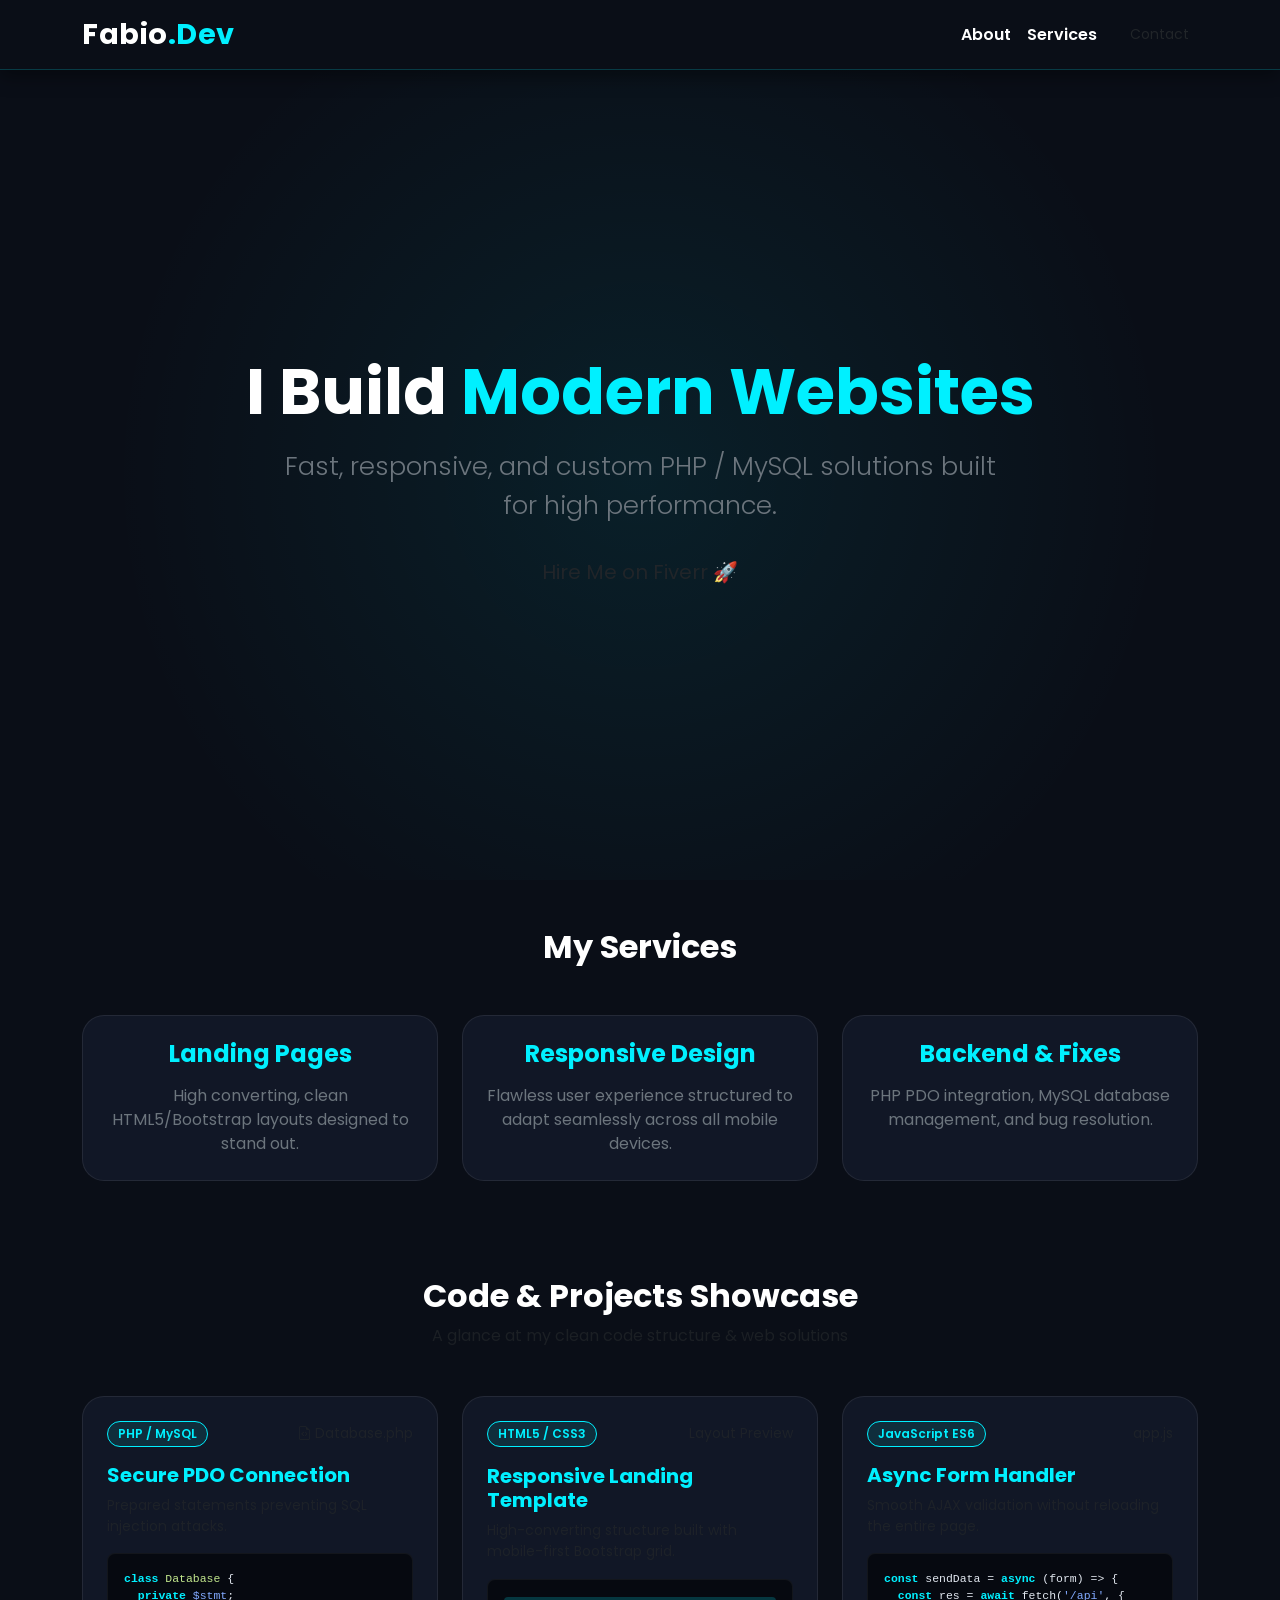
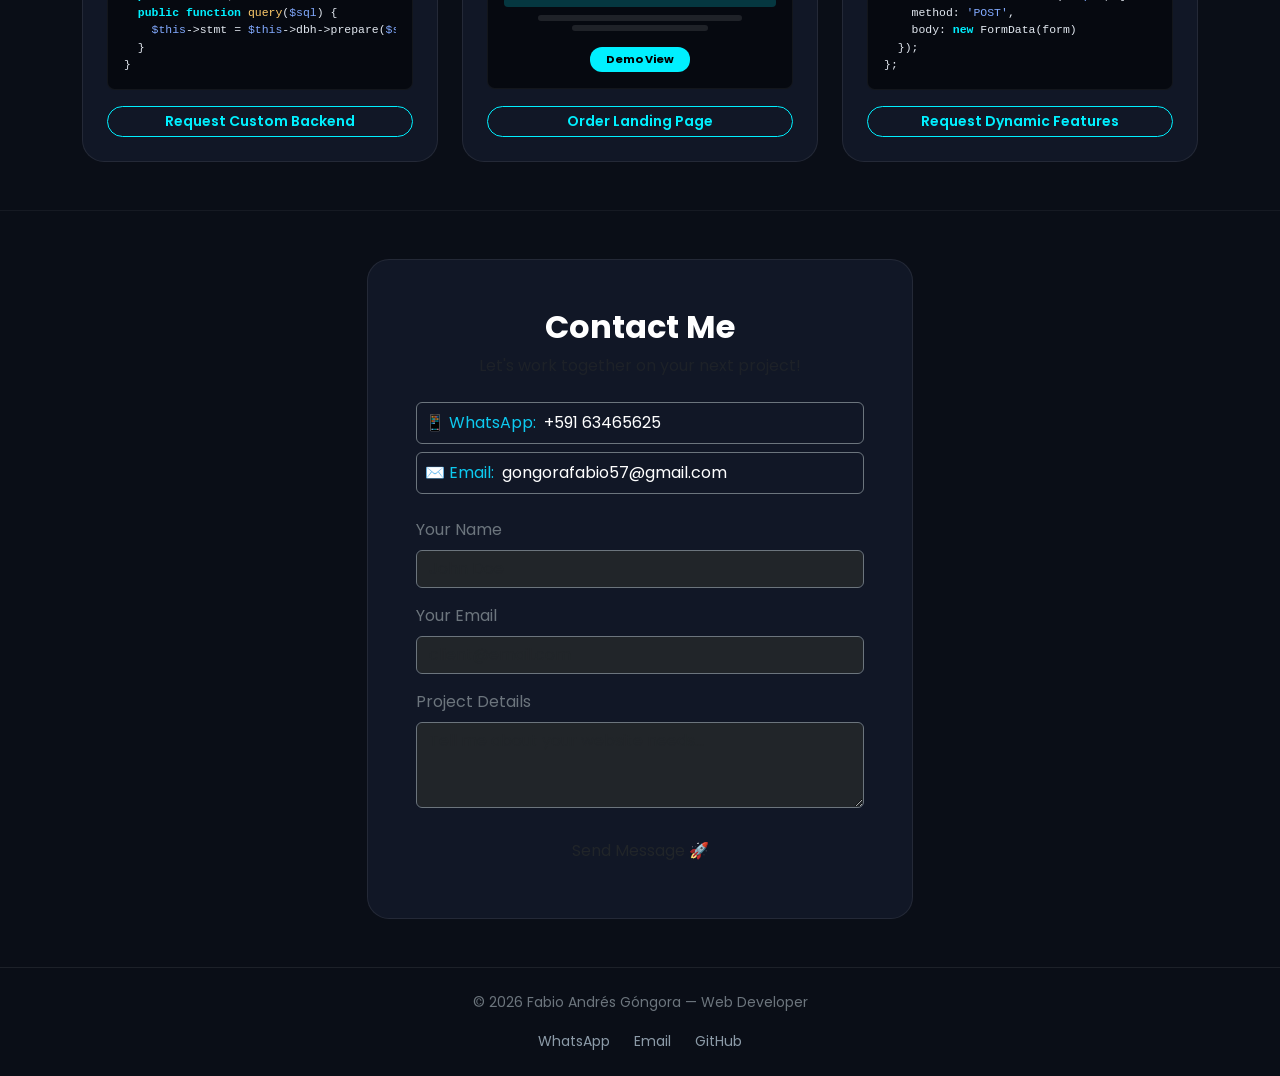
<file: Index.html>
<!doctype html>
<html lang="en">
  <head>
    <meta charset="UTF-8" />
    <meta name="viewport" content="width=device-width, initial-scale=1.0" />
    <title>Fabio | Web Developer</title>

    <!-- Bootstrap CSS -->
    <link
      href="https://cdn.jsdelivr.net/npm/bootstrap@5.3.0/dist/css/bootstrap.min.css"
      rel="stylesheet"
    />

    <!-- Bootstrap Icons (Para los iconos de código) -->
    <link 
      rel="stylesheet" 
      href="https://cdn.jsdelivr.net/npm/bootstrap-icons@1.11.3/font/bootstrap-icons.min.css"
    />

    <!-- Google Fonts -->
    <link
      href="https://fonts.googleapis.com/css2?family=Poppins:wght@400;600;800&display=swap"
      rel="stylesheet"
    />

    <!-- Estilos personalizados -->
    <link rel="stylesheet" href="css/Styles.css" />
  </head>

  <body>
    <!-- Navbar -->
    <nav class="navbar navbar-expand-lg navbar-dark sticky-top">
      <div class="container">
        <a class="navbar-brand" href="#">Fabio<span>.Dev</span></a>
        <div class="d-flex gap-3 align-items-center">
          <a href="about.html" class="text-white text-decoration-none">About</a>
          <a href="#services" class="text-white text-decoration-none">Services</a>
          <a href="#contact" class="btn btn-neon btn-sm ms-2">Contact</a>
        </div>
      </div>
    </nav>

    <!-- Hero -->
    <section class="hero text-center d-flex align-items-center fade-in">
      <div class="container py-5">
        <h1 class="display-3 fw-bold mb-3">I Build <span>Modern Websites</span></h1>
        <p class="lead text-secondary col-md-8 mx-auto mb-4">
          Fast, responsive, and custom PHP / MySQL solutions built for high performance.
        </p>
        <a href="#contact" class="btn btn-neon btn-lg">Hire Me on Fiverr 🚀</a>
      </div>
    </section>

    <!-- Services -->
    <section id="services" class="py-5 fade-in">
      <div class="container">
        <h2 class="text-center mb-5 fw-bold">My Services</h2>
        <div class="row g-4">
          <div class="col-md-4">
            <div class="service-card p-4 text-center h-100">
              <h4 class="fw-bold mb-3">Landing Pages</h4>
              <p class="text-secondary mb-0">High converting, clean HTML5/Bootstrap layouts designed to stand out.</p>
            </div>
          </div>

          <div class="col-md-4">
            <div class="service-card p-4 text-center h-100">
              <h4 class="fw-bold mb-3">Responsive Design</h4>
              <p class="text-secondary mb-0">Flawless user experience structured to adapt seamlessly across all mobile devices.</p>
            </div>
          </div>

          <div class="col-md-4">
            <div class="service-card p-4 text-center h-100">
              <h4 class="fw-bold mb-3">Backend & Fixes</h4>
              <p class="text-secondary mb-0">PHP PDO integration, MySQL database management, and bug resolution.</p>
            </div>
          </div>
        </div>
      </div>
    </section>

    <!-- Projects / Code Showcase -->
    <section id="projects" class="py-5 fade-in">
      <div class="container">
        <h2 class="text-center mb-2 fw-bold">Code & Projects Showcase</h2>
        <p class="text-center text-muted mb-5">A glance at my clean code structure & web solutions</p>

        <div class="row g-4">
          <!-- Ejemplo 1: PHP PDO Database Query -->
          <div class="col-md-6 col-lg-4">
            <div class="service-card code-card p-4 h-100">
              <div class="d-flex justify-content-between align-items-center mb-3">
                <span class="badge-code">PHP / MySQL</span>
                <span class="text-muted small"><i class="bi bi-file-earmark-code"></i> Database.php</span>
              </div>
              <h4 class="fw-bold fs-5 mb-2">Secure PDO Connection</h4>
              <p class="text-muted small mb-3">Prepared statements preventing SQL injection attacks.</p>
              
              <!-- Code Block Visual -->
              <div class="code-box p-3 mb-3">
<pre><code><span class="code-keyword">class</span> <span class="code-title">Database</span> {
  <span class="code-keyword">private</span> <span class="code-var">$stmt</span>;
  <span class="code-keyword">public function</span> <span class="code-func">query</span>(<span class="code-var">$sql</span>) {
    <span class="code-var">$this</span>->stmt = <span class="code-var">$this</span>->dbh->prepare(<span class="code-var">$sql</span>);
  }
}</code></pre>
              </div>
              <a href="#contact" class="btn btn-outline-neon btn-sm w-100">Request Custom Backend</a>
            </div>
          </div>

          <!-- Ejemplo 2: Landing Page Layout -->
          <div class="col-md-6 col-lg-4">
            <div class="service-card code-card p-4 h-100">
              <div class="d-flex justify-content-between align-items-center mb-3">
                <span class="badge-code">HTML5 / CSS3</span>
                <span class="text-muted small">Layout Preview</span>
              </div>
              <h4 class="fw-bold fs-5 mb-2">Responsive Landing Template</h4>
              <p class="text-muted small mb-3">High-converting structure built with mobile-first Bootstrap grid.</p>
              
              <!-- Mockup / Visual Frame -->
              <div class="preview-box p-3 mb-3 text-center d-flex flex-column justify-content-center align-items-center">
                <div class="mockup-header w-100 mb-2"></div>
                <div class="mockup-line w-75 mb-1"></div>
                <div class="mockup-line w-50 mb-3"></div>
                <div class="mockup-btn px-3 py-1">Demo View</div>
              </div>
              <a href="#contact" class="btn btn-outline-neon btn-sm w-100">Order Landing Page</a>
            </div>
          </div>

          <!-- Ejemplo 3: JS Interactive Component -->
          <div class="col-md-6 col-lg-4">
            <div class="service-card code-card p-4 h-100">
              <div class="d-flex justify-content-between align-items-center mb-3">
                <span class="badge-code">JavaScript ES6</span>
                <span class="text-muted small">app.js</span>
              </div>
              <h4 class="fw-bold fs-5 mb-2">Async Form Handler</h4>
              <p class="text-muted small mb-3">Smooth AJAX validation without reloading the entire page.</p>
              
              <!-- Code Block Visual -->
              <div class="code-box p-3 mb-3">
<pre><code><span class="code-keyword">const</span> sendData = <span class="code-keyword">async</span> (form) => {
  <span class="code-keyword">const</span> res = <span class="code-keyword">await</span> fetch(<span class="code-var">'/api'</span>, {
    method: <span class="code-var">'POST'</span>,
    body: <span class="code-keyword">new</span> FormData(form)
  });
};</code></pre>
              </div>
              <a href="#contact" class="btn btn-outline-neon btn-sm w-100">Request Dynamic Features</a>
            </div>
          </div>
        </div>
      </div>
    </section>

    <!-- Contact Form & Info -->
    <section id="contact" class="py-5 text-center fade-in">
      <div class="container">
        <div class="row justify-content-center">
          <div class="col-md-8 col-lg-6">
            <div class="service-card p-4 p-md-5 text-start">
              <h2 class="text-center mb-2 fw-bold">Contact Me</h2>
              <p class="text-center text-muted mb-4">Let's work together on your next project!</p>

              <!-- Contact Details Badges -->
              <div class="d-flex flex-column gap-2 mb-4">
                <a href="https://wa.me/59163465625" target="_blank" class="text-decoration-none text-white d-flex align-items-center gap-2 p-2 border border-secondary rounded">
                  <span class="text-info">📱 WhatsApp:</span> +591 63465625
                </a>
                <a href="mailto:gongorafabio57@gmail.com" class="text-decoration-none text-white d-flex align-items-center gap-2 p-2 border border-secondary rounded">
                  <span class="text-info">✉️ Email:</span> gongorafabio57@gmail.com
                </a>
              </div>

              <form action="#" method="POST">
                <div class="mb-3">
                  <label class="form-label text-secondary">Your Name</label>
                  <input type="text" class="form-control bg-dark text-white border-secondary" placeholder="John Doe" required>
                </div>
                <div class="mb-3">
                  <label class="form-label text-secondary">Your Email</label>
                  <input type="email" class="form-control bg-dark text-white border-secondary" placeholder="client@email.com" required>
                </div>
                <div class="mb-4">
                  <label class="form-label text-secondary">Project Details</label>
                  <textarea class="form-control bg-dark text-white border-secondary" rows="3" placeholder="Tell me about your website needs..." required></textarea>
                </div>
                <button type="submit" class="btn btn-neon w-100">Send Message 🚀</button>
              </form>
            </div>
          </div>
        </div>
      </div>
    </section>

    <!-- Footer -->
    <footer class="text-center p-4">
      <p class="mb-2 text-secondary">© 2026 Fabio Andrés Góngora — Web Developer</p>
      <div class="social-links">
        <a href="https://wa.me/59163465625" target="_blank">WhatsApp</a>
        <a href="mailto:gongorafabio57@gmail.com">Email</a>
        <a href="https://github.com/" target="_blank">GitHub</a>
      </div>
    </footer>

    <!-- Bootstrap JS Bundle -->
    <script src="https://cdn.jsdelivr.net/npm/bootstrap@5.3.0/dist/js/bootstrap.bundle.min.js"></script>
    
    <!-- Script personalizado -->
    <script src="js/script.js"></script>
  </body>
</html>
</file>
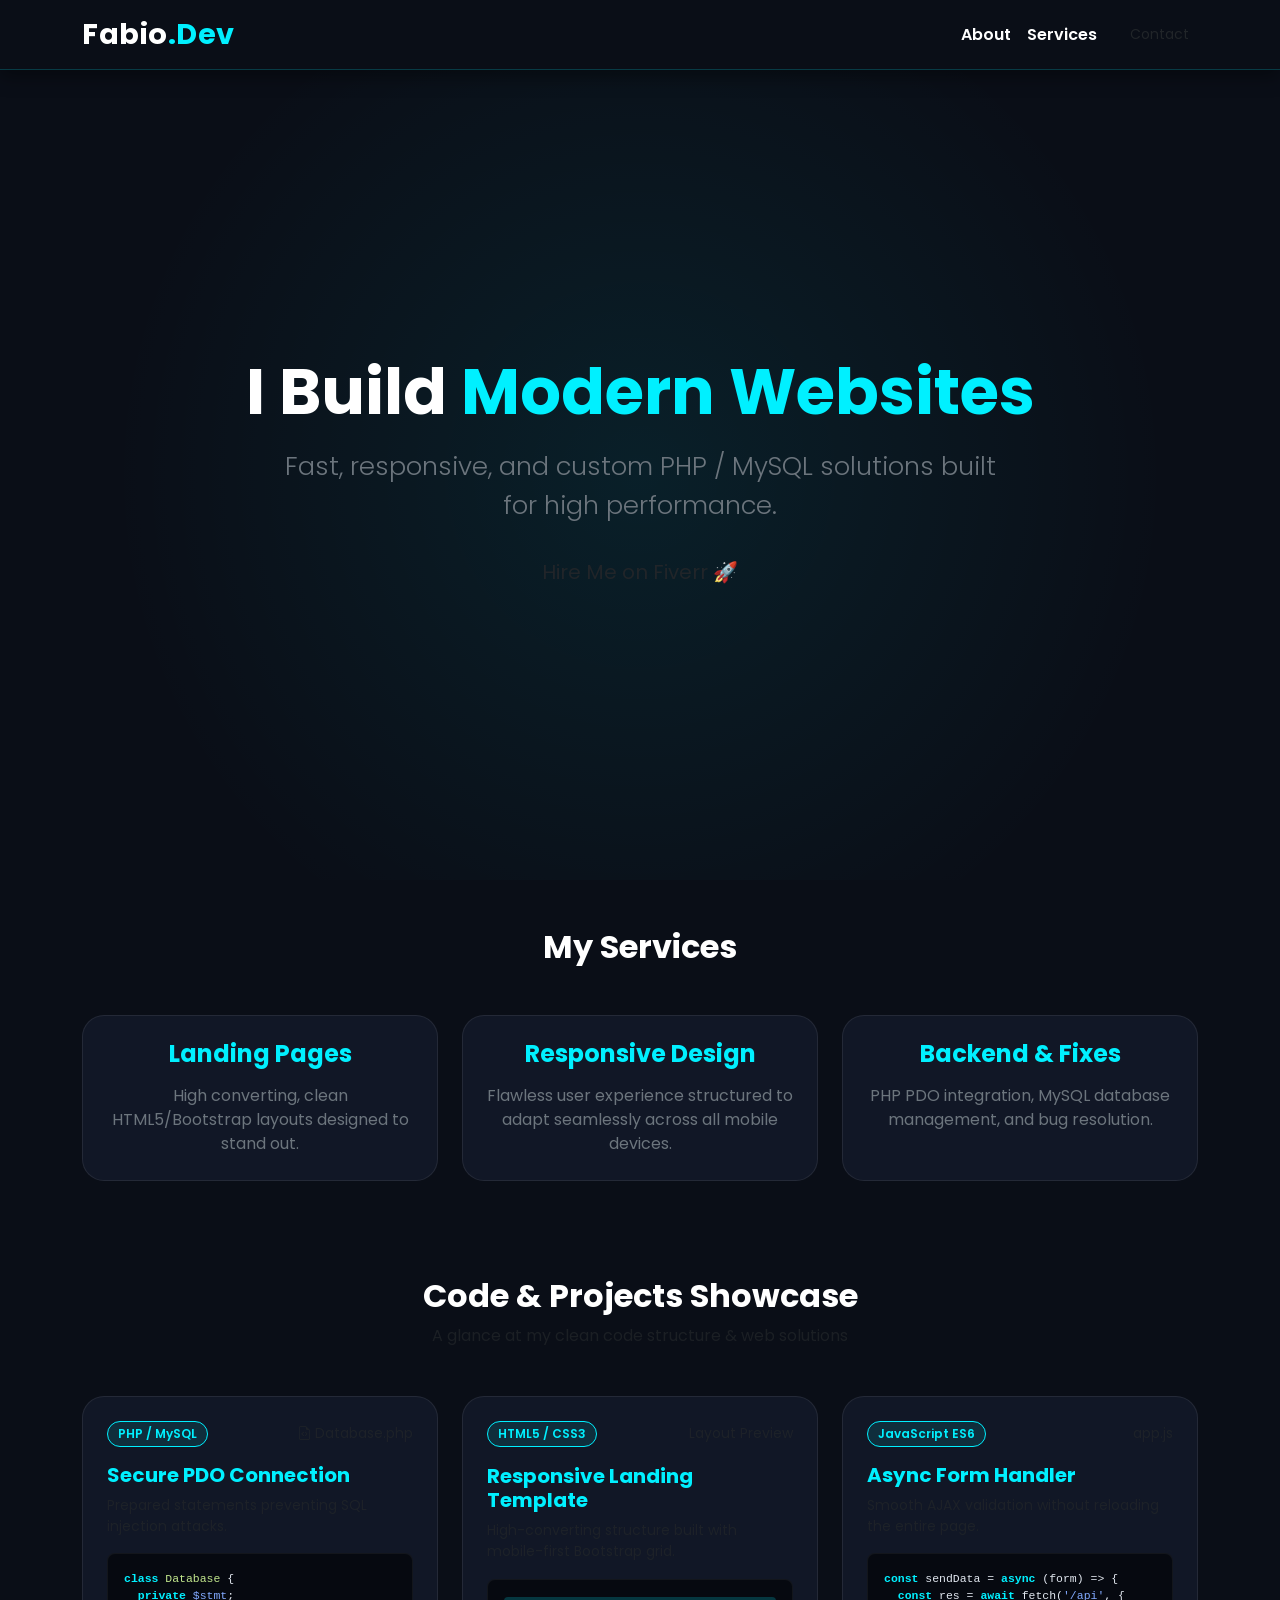
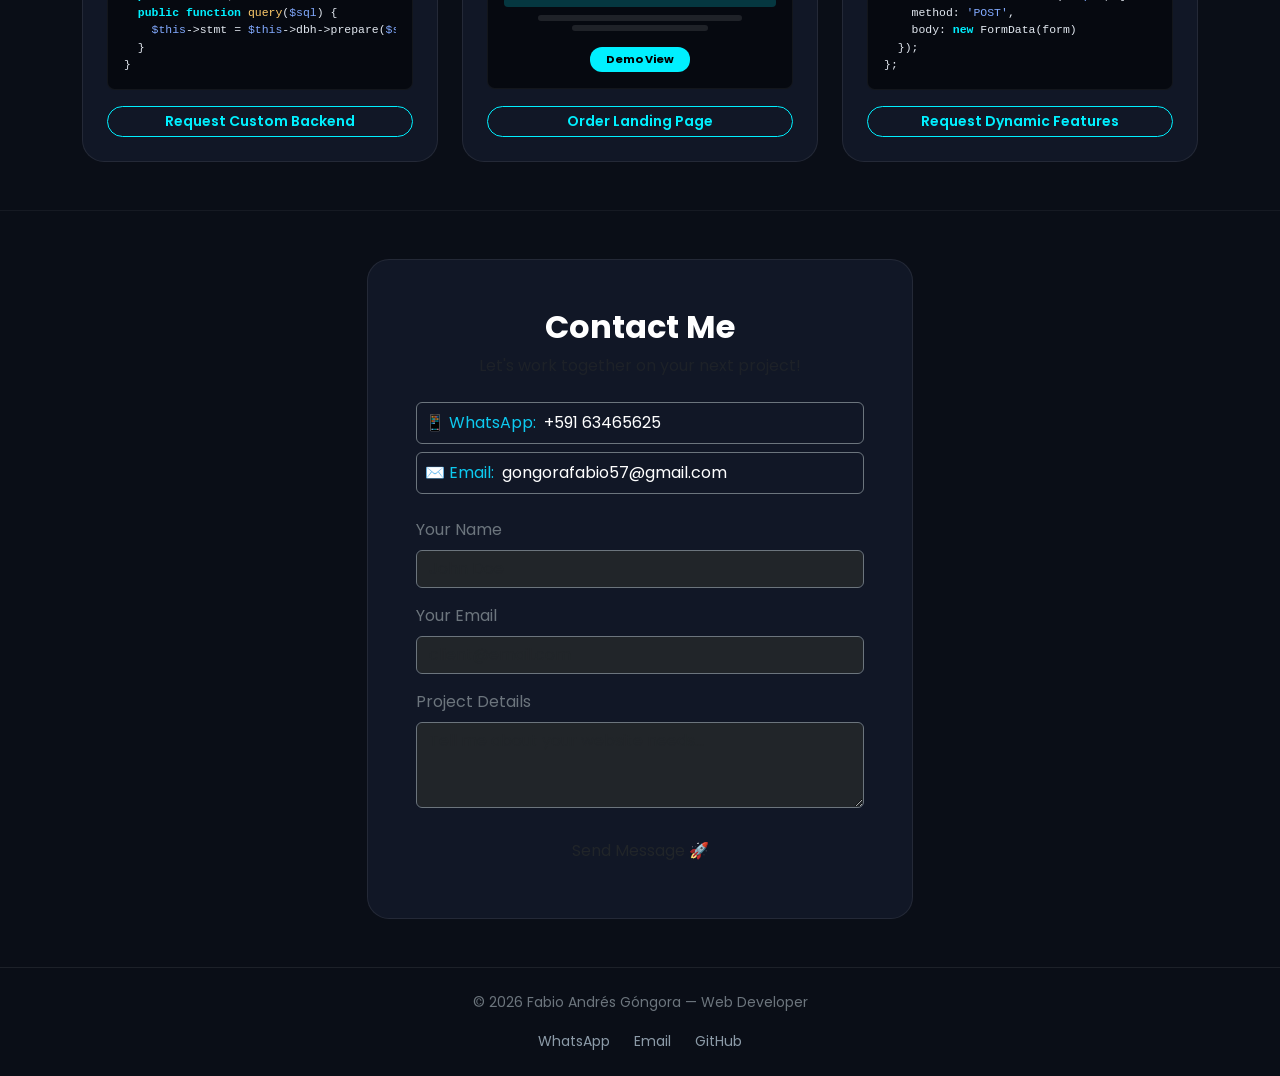
<file: index.html>
<!doctype html>
<html lang="en">
  <head>
    <meta charset="UTF-8" />
    <meta name="viewport" content="width=device-width, initial-scale=1.0" />
    <title>Fabio | Web Developer</title>

    <!-- Bootstrap CSS -->
    <link
      href="https://cdn.jsdelivr.net/npm/bootstrap@5.3.0/dist/css/bootstrap.min.css"
      rel="stylesheet"
    />

    <!-- Bootstrap Icons (Para los iconos de código) -->
    <link 
      rel="stylesheet" 
      href="https://cdn.jsdelivr.net/npm/bootstrap-icons@1.11.3/font/bootstrap-icons.min.css"
    />

    <!-- Google Fonts -->
    <link
      href="https://fonts.googleapis.com/css2?family=Poppins:wght@400;600;800&display=swap"
      rel="stylesheet"
    />

    <!-- Estilos personalizados -->
    <link rel="stylesheet" href="css/Styles.css" />
  </head>

  <body>
    <!-- Navbar -->
    <nav class="navbar navbar-expand-lg navbar-dark sticky-top">
      <div class="container">
        <a class="navbar-brand" href="#">Fabio<span>.Dev</span></a>
        <div class="d-flex gap-3 align-items-center">
          <a href="about.html" class="text-white text-decoration-none">About</a>
          <a href="#services" class="text-white text-decoration-none">Services</a>
          <a href="#contact" class="btn btn-neon btn-sm ms-2">Contact</a>
        </div>
      </div>
    </nav>

    <!-- Hero -->
    <section class="hero text-center d-flex align-items-center fade-in">
      <div class="container py-5">
        <h1 class="display-3 fw-bold mb-3">I Build <span>Modern Websites</span></h1>
        <p class="lead text-secondary col-md-8 mx-auto mb-4">
          Fast, responsive, and custom PHP / MySQL solutions built for high performance.
        </p>
        <a href="#contact" class="btn btn-neon btn-lg">Hire Me on Fiverr 🚀</a>
      </div>
    </section>

    <!-- Services -->
    <section id="services" class="py-5 fade-in">
      <div class="container">
        <h2 class="text-center mb-5 fw-bold">My Services</h2>
        <div class="row g-4">
          <div class="col-md-4">
            <div class="service-card p-4 text-center h-100">
              <h4 class="fw-bold mb-3">Landing Pages</h4>
              <p class="text-secondary mb-0">High converting, clean HTML5/Bootstrap layouts designed to stand out.</p>
            </div>
          </div>

          <div class="col-md-4">
            <div class="service-card p-4 text-center h-100">
              <h4 class="fw-bold mb-3">Responsive Design</h4>
              <p class="text-secondary mb-0">Flawless user experience structured to adapt seamlessly across all mobile devices.</p>
            </div>
          </div>

          <div class="col-md-4">
            <div class="service-card p-4 text-center h-100">
              <h4 class="fw-bold mb-3">Backend & Fixes</h4>
              <p class="text-secondary mb-0">PHP PDO integration, MySQL database management, and bug resolution.</p>
            </div>
          </div>
        </div>
      </div>
    </section>

    <!-- Projects / Code Showcase -->
    <section id="projects" class="py-5 fade-in">
      <div class="container">
        <h2 class="text-center mb-2 fw-bold">Code & Projects Showcase</h2>
        <p class="text-center text-muted mb-5">A glance at my clean code structure & web solutions</p>

        <div class="row g-4">
          <!-- Ejemplo 1: PHP PDO Database Query -->
          <div class="col-md-6 col-lg-4">
            <div class="service-card code-card p-4 h-100">
              <div class="d-flex justify-content-between align-items-center mb-3">
                <span class="badge-code">PHP / MySQL</span>
                <span class="text-muted small"><i class="bi bi-file-earmark-code"></i> Database.php</span>
              </div>
              <h4 class="fw-bold fs-5 mb-2">Secure PDO Connection</h4>
              <p class="text-muted small mb-3">Prepared statements preventing SQL injection attacks.</p>
              
              <!-- Code Block Visual -->
              <div class="code-box p-3 mb-3">
<pre><code><span class="code-keyword">class</span> <span class="code-title">Database</span> {
  <span class="code-keyword">private</span> <span class="code-var">$stmt</span>;
  <span class="code-keyword">public function</span> <span class="code-func">query</span>(<span class="code-var">$sql</span>) {
    <span class="code-var">$this</span>->stmt = <span class="code-var">$this</span>->dbh->prepare(<span class="code-var">$sql</span>);
  }
}</code></pre>
              </div>
              <a href="#contact" class="btn btn-outline-neon btn-sm w-100">Request Custom Backend</a>
            </div>
          </div>

          <!-- Ejemplo 2: Landing Page Layout -->
          <div class="col-md-6 col-lg-4">
            <div class="service-card code-card p-4 h-100">
              <div class="d-flex justify-content-between align-items-center mb-3">
                <span class="badge-code">HTML5 / CSS3</span>
                <span class="text-muted small">Layout Preview</span>
              </div>
              <h4 class="fw-bold fs-5 mb-2">Responsive Landing Template</h4>
              <p class="text-muted small mb-3">High-converting structure built with mobile-first Bootstrap grid.</p>
              
              <!-- Mockup / Visual Frame -->
              <div class="preview-box p-3 mb-3 text-center d-flex flex-column justify-content-center align-items-center">
                <div class="mockup-header w-100 mb-2"></div>
                <div class="mockup-line w-75 mb-1"></div>
                <div class="mockup-line w-50 mb-3"></div>
                <div class="mockup-btn px-3 py-1">Demo View</div>
              </div>
              <a href="#contact" class="btn btn-outline-neon btn-sm w-100">Order Landing Page</a>
            </div>
          </div>

          <!-- Ejemplo 3: JS Interactive Component -->
          <div class="col-md-6 col-lg-4">
            <div class="service-card code-card p-4 h-100">
              <div class="d-flex justify-content-between align-items-center mb-3">
                <span class="badge-code">JavaScript ES6</span>
                <span class="text-muted small">app.js</span>
              </div>
              <h4 class="fw-bold fs-5 mb-2">Async Form Handler</h4>
              <p class="text-muted small mb-3">Smooth AJAX validation without reloading the entire page.</p>
              
              <!-- Code Block Visual -->
              <div class="code-box p-3 mb-3">
<pre><code><span class="code-keyword">const</span> sendData = <span class="code-keyword">async</span> (form) => {
  <span class="code-keyword">const</span> res = <span class="code-keyword">await</span> fetch(<span class="code-var">'/api'</span>, {
    method: <span class="code-var">'POST'</span>,
    body: <span class="code-keyword">new</span> FormData(form)
  });
};</code></pre>
              </div>
              <a href="#contact" class="btn btn-outline-neon btn-sm w-100">Request Dynamic Features</a>
            </div>
          </div>
        </div>
      </div>
    </section>

    <!-- Contact Form & Info -->
    <section id="contact" class="py-5 text-center fade-in">
      <div class="container">
        <div class="row justify-content-center">
          <div class="col-md-8 col-lg-6">
            <div class="service-card p-4 p-md-5 text-start">
              <h2 class="text-center mb-2 fw-bold">Contact Me</h2>
              <p class="text-center text-muted mb-4">Let's work together on your next project!</p>

              <!-- Contact Details Badges -->
              <div class="d-flex flex-column gap-2 mb-4">
                <a href="https://wa.me/59163465625" target="_blank" class="text-decoration-none text-white d-flex align-items-center gap-2 p-2 border border-secondary rounded">
                  <span class="text-info">📱 WhatsApp:</span> +591 63465625
                </a>
                <a href="mailto:gongorafabio57@gmail.com" class="text-decoration-none text-white d-flex align-items-center gap-2 p-2 border border-secondary rounded">
                  <span class="text-info">✉️ Email:</span> gongorafabio57@gmail.com
                </a>
              </div>

              <form action="#" method="POST">
                <div class="mb-3">
                  <label class="form-label text-secondary">Your Name</label>
                  <input type="text" class="form-control bg-dark text-white border-secondary" placeholder="John Doe" required>
                </div>
                <div class="mb-3">
                  <label class="form-label text-secondary">Your Email</label>
                  <input type="email" class="form-control bg-dark text-white border-secondary" placeholder="client@email.com" required>
                </div>
                <div class="mb-4">
                  <label class="form-label text-secondary">Project Details</label>
                  <textarea class="form-control bg-dark text-white border-secondary" rows="3" placeholder="Tell me about your website needs..." required></textarea>
                </div>
                <button type="submit" class="btn btn-neon w-100">Send Message 🚀</button>
              </form>
            </div>
          </div>
        </div>
      </div>
    </section>

    <!-- Footer -->
    <footer class="text-center p-4">
      <p class="mb-2 text-secondary">© 2026 Fabio Andrés Góngora — Web Developer</p>
      <div class="social-links">
        <a href="https://wa.me/59163465625" target="_blank">WhatsApp</a>
        <a href="mailto:gongorafabio57@gmail.com">Email</a>
        <a href="https://github.com/" target="_blank">GitHub</a>
      </div>
    </footer>

    <!-- Bootstrap JS Bundle -->
    <script src="https://cdn.jsdelivr.net/npm/bootstrap@5.3.0/dist/js/bootstrap.bundle.min.js"></script>
    
    <!-- Script personalizado -->
    <script src="js/script.js"></script>
  </body>
</html>
</file>
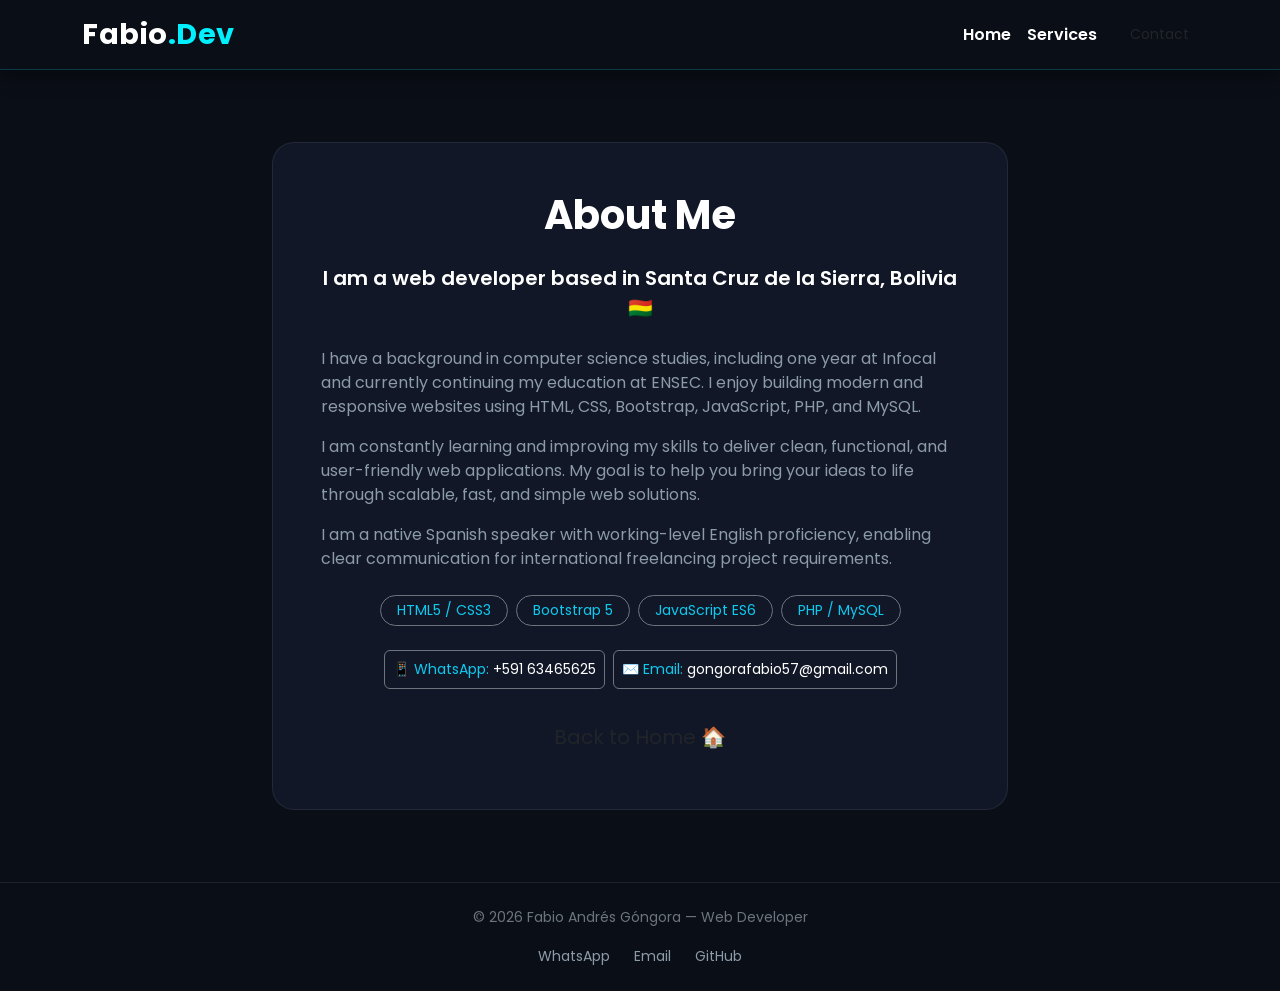
<file: about.html>
<!doctype html>
<html lang="en">
  <head>
    <meta charset="UTF-8" />
    <meta name="viewport" content="width=device-width, initial-scale=1.0" />
    <title>About Me | Fabio Dev</title>

    <!-- Bootstrap CSS -->
    <link
      href="https://cdn.jsdelivr.net/npm/bootstrap@5.3.0/dist/css/bootstrap.min.css"
      rel="stylesheet"
    />

    <!-- Bootstrap Icons -->
    <link 
      rel="stylesheet" 
      href="https://cdn.jsdelivr.net/npm/bootstrap-icons@1.11.3/font/bootstrap-icons.min.css"
    />

    <!-- Google Fonts -->
    <link
      href="https://fonts.googleapis.com/css2?family=Poppins:wght@400;600;800&display=swap"
      rel="stylesheet"
    />

    <!-- Estilos personalizados -->
    <link rel="stylesheet" href="css/Styles.css" />
  </head>

  <body class="about-page">
    <!-- Navbar -->
    <nav class="navbar navbar-expand-lg navbar-dark sticky-top">
      <div class="container">
        <a class="navbar-brand" href="index.html">Fabio<span>.Dev</span></a>
        <div class="d-flex gap-3 align-items-center">
          <a href="index.html" class="text-white text-decoration-none">Home</a>
          <a href="index.html#services" class="text-white text-decoration-none">Services</a>
          <a href="index.html#contact" class="btn btn-neon btn-sm ms-2">Contact</a>
        </div>
      </div>
    </nav>

    <!-- Main Content -->
    <section class="py-5">
      <div class="container py-4">
        <div class="row justify-content-center">
          <div class="col-lg-8">
            <!-- Content Card -->
            <div class="service-card p-4 p-md-5 text-center">
              <h1 class="mb-4 fw-bold">About <span>Me</span></h1>

              <p class="lead text-white fw-semibold mb-4">
                I am a web developer based in Santa Cruz de la Sierra, Bolivia 🇧🇴
              </p>

              <div class="text-secondary text-start d-flex flex-column gap-3 mb-4">
                <p class="mb-0">
                  I have a background in computer science studies, including one year
                  at Infocal and currently continuing my education at ENSEC. I enjoy
                  building modern and responsive websites using HTML, CSS, Bootstrap,
                  JavaScript, PHP, and MySQL.
                </p>

                <p class="mb-0">
                  I am constantly learning and improving my skills to deliver clean,
                  functional, and user-friendly web applications. My goal is to help you bring
                  your ideas to life through scalable, fast, and simple web solutions.
                </p>

                <p class="mb-0">
                  I am a native Spanish speaker with working-level English proficiency, 
                  enabling clear communication for international freelancing project requirements.
                </p>
              </div>

              <!-- Tech Stack Badges -->
              <div class="d-flex flex-wrap justify-content-center gap-2 mb-4">
                <span class="border border-secondary px-3 py-1 rounded-pill small text-info">HTML5 / CSS3</span>
                <span class="border border-secondary px-3 py-1 rounded-pill small text-info">Bootstrap 5</span>
                <span class="border border-secondary px-3 py-1 rounded-pill small text-info">JavaScript ES6</span>
                <span class="border border-secondary px-3 py-1 rounded-pill small text-info">PHP / MySQL</span>
              </div>

              <!-- Contact Direct Badges -->
              <div class="d-flex flex-column flex-sm-row justify-content-center gap-2 mb-4">
                <a href="https://wa.me/59163465625" target="_blank" class="text-decoration-none text-white p-2 border border-secondary rounded small">
                  <span class="text-info">📱 WhatsApp:</span> +591 63465625
                </a>
                <a href="mailto:gongorafabio57@gmail.com" class="text-decoration-none text-white p-2 border border-secondary rounded small">
                  <span class="text-info">✉️ Email:</span> gongorafabio57@gmail.com
                </a>
              </div>

              <a href="index.html" class="btn btn-neon btn-lg">Back to Home 🏠</a>
            </div>
          </div>
        </div>
      </div>
    </section>

    <!-- Footer -->
    <footer class="text-center p-4">
      <p class="mb-2 text-secondary">© 2026 Fabio Andrés Góngora — Web Developer</p>
      <div class="social-links">
        <a href="https://wa.me/59163465625" target="_blank">WhatsApp</a>
        <a href="mailto:gongorafabio57@gmail.com">Email</a>
        <a href="https://github.com/" target="_blank">GitHub</a>
      </div>
    </footer>

    <!-- Bootstrap JS Bundle -->
    <script src="https://cdn.jsdelivr.net/npm/bootstrap@5.3.0/dist/js/bootstrap.bundle.min.js"></script>

    <!-- Script personalizado -->
    <script src="js/script.js"></script>
  </body>
</html>
</file>
<file: css/Styles.css>
:root {
  --bg-dark: #0a0e17;
  --accent-cyan: #00f0ff;
  --text-white: #ffffff;
  --text-muted: #8c9ba8;
}

body {
  font-family: 'Poppins', sans-serif;
  background-color: var(--bg-dark);
  color: var(--text-white);
}

/* Navbar */
.navbar {
  background-color: var(--bg-dark) !important;
  border-bottom: 1px solid rgba(0, 240, 255, 0.2);
  box-shadow: 0 6px 18px rgba(0, 0, 0, 0.4);
}

.navbar-brand {
  font-size: 1.8rem;
  font-weight: 700;
  color: var(--text-white) !important;
  letter-spacing: 0.5px;
}

.navbar-brand span {
  color: var(--accent-cyan);
}

.navbar .text-white {
  font-weight: 600;
  text-decoration: none;
  transition: color 0.3s ease;
}

.navbar .text-white:hover {
  color: var(--accent-cyan) !important;
}

/* Hero Section */
.hero {
  min-height: 90vh;
  background: radial-gradient(circle at center, rgba(0, 240, 255, 0.08) 0%, transparent 70%), var(--bg-dark);
  color: var(--text-white);
  position: relative;
  overflow: hidden;
}

.hero h1 {
  font-weight: 800;
  font-size: clamp(2.4rem, 5vw, 5rem);
  margin-bottom: 1rem;
}

.hero h1 span {
  color: var(--accent-cyan);
}

.hero .lead {
  font-size: clamp(1.1rem, 2vw, 1.8rem);
  max-width: 800px;
  margin: 0 auto 2rem;
  color: var(--text-muted);
}

/* General Sections & Cards */
section {
  padding: 80px 0;
}

h2 {
  font-weight: 800;
  color: var(--text-white);
  margin-bottom: 2rem;
}

.service-card {
  transition: all 0.3s ease;
  border: 1px solid rgba(255, 255, 255, 0.08);
  border-radius: 22px;
  background: #111726;
  padding: 2rem 1.5rem;
  height: 100%;
}

.service-card h4 {
  color: var(--accent-cyan);
  font-weight: 700;
  margin-bottom: 1rem;
}

.service-card p {
  color: var(--text-muted);
  margin-bottom: 0;
}

.service-card:hover {
  transform: translateY(-10px);
  border-color: var(--accent-cyan);
  box-shadow: 0 10px 30px rgba(0, 240, 255, 0.2);
}

/* Botones unificados con el único color de acento */
.btn-primary,
.btn-light {
  border-radius: 999px;
  padding: 0.85rem 2rem;
  font-weight: 700;
  border: none;
  background: var(--accent-cyan);
  color: #000000;
  transition: transform 0.2s ease, box-shadow 0.2s ease;
  box-shadow: 0 0 15px rgba(0, 240, 255, 0.3);
}

.btn-primary:hover,
.btn-light:hover {
  background: var(--accent-cyan);
  color: #000000;
  transform: translateY(-2px) scale(1.05);
  box-shadow: 0 0 25px rgba(0, 240, 255, 0.6);
}

/* Contact Section */
#contact {
  background: var(--bg-dark);
  color: var(--text-white);
  border-top: 1px solid rgba(255, 255, 255, 0.05);
}

#contact h2 {
  color: var(--text-white);
}

/* Footer */
footer {
  font-size: 14px;
  background: var(--bg-dark) !important;
  border-top: 1px solid rgba(255, 255, 255, 0.08);
  display: flex;
  flex-direction: column;
  align-items: center;
  gap: 10px;
  color: var(--text-muted);
}

footer .social-links a {
  color: var(--text-muted);
  margin: 0 10px;
  text-decoration: none;
  transition: color 0.3s;
}

footer .social-links a:hover {
  color: var(--accent-cyan);
}

/* Animaciones */
.fade-in {
  opacity: 0;
  transform: translateY(20px);
  transition: all 0.6s ease;
}

.fade-in.show {
  opacity: 1;
  transform: translateY(0);
}
/* Gallery / Code Showcase Styles */
.code-card {
  display: flex;
  flex-direction: column;
  justify-content: space-between;
}

.badge-code {
  font-size: 0.75rem;
  font-weight: 600;
  color: var(--accent-cyan);
  background: rgba(0, 240, 255, 0.1);
  border: 1px solid var(--accent-cyan);
  padding: 3px 10px;
  border-radius: 20px;
}

/* Caja Editor de Código */
.code-box {
  background: #060910;
  border-radius: 8px;
  border: 1px solid rgba(255, 255, 255, 0.05);
  font-family: 'Courier New', Courier, monospace;
  font-size: 0.82rem;
  overflow-x: auto;
}

.code-box pre {
  margin: 0;
  color: #e2e8f0;
}

.code-keyword { color: var(--accent-cyan); font-weight: bold; }
.code-var { color: #82aaff; }
.code-func { color: #ffcb6b; }
.code-title { color: #c3e88d; }

/* Vista Previa Visual Mockup */
.preview-box {
  background: #060910;
  border-radius: 8px;
  border: 1px solid rgba(255, 255, 255, 0.05);
  min-height: 110px;
}

.mockup-header { height: 10px; background: rgba(0, 240, 255, 0.2); border-radius: 4px; }
.mockup-line { height: 6px; background: rgba(255, 255, 255, 0.1); border-radius: 3px; margin: 0 auto; }
.mockup-btn { 
  font-size: 0.7rem; 
  background: var(--accent-cyan); 
  color: #000; 
  font-weight: bold; 
  border-radius: 12px; 
  display: inline-block;
}

/* Botón secundario en tarjetas */
.btn-outline-neon {
  border: 1px solid var(--accent-cyan);
  color: var(--accent-cyan);
  border-radius: 20px;
  font-weight: 600;
  transition: all 0.3s ease;
  background: transparent;
}

.btn-outline-neon:hover {
  background: var(--accent-cyan);
  color: #000;
}
</file>
